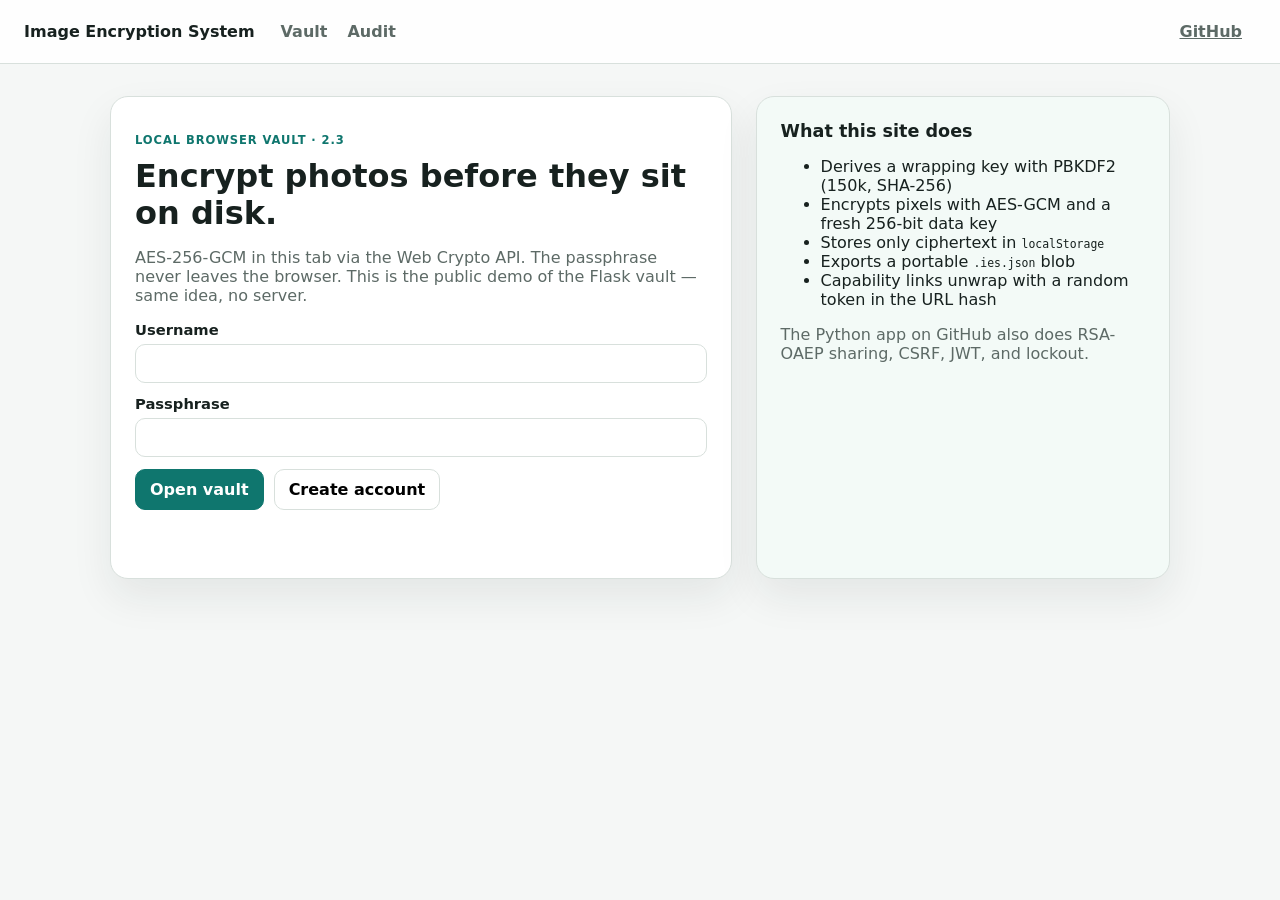
<file: index.html>
<!doctype html>
<html lang="en">
  <head>
    <meta charset="utf-8">
    <meta name="viewport" content="width=device-width, initial-scale=1">
    <title>Image Encryption System</title>
    <meta name="description" content="Browser AES-256-GCM image vault. Ciphertext only — keys never leave this tab.">
    <link rel="stylesheet" href="./styles.css">
  </head>
  <body>
    <header class="topbar">
      <a class="brand" href="./">Image Encryption System</a>
      <nav class="nav" id="nav-authed" hidden>
        <button class="linkish" data-view="vault">Vault</button>
        <button class="linkish" data-view="audit">Audit</button>
      </nav>
      <div class="top-actions">
        <span class="who" id="who"></span>
        <button class="btn ghost" id="btn-signout" hidden>Sign out</button>
        <a class="btn ghost" href="https://github.com/Sebby1770/image-encryption-system">GitHub</a>
      </div>
    </header>

    <main class="shell">
      <section id="view-auth" class="auth-grid">
        <div class="panel">
          <p class="eyebrow">Local browser vault · 2.3</p>
          <h1>Encrypt photos before they sit on disk.</h1>
          <p class="lede">
            AES-256-GCM in this tab via the Web Crypto API. The passphrase never
            leaves the browser. This is the public demo of the Flask vault —
            same idea, no server.
          </p>
          <form id="form-auth" class="stack">
            <label>Username <input name="username" autocomplete="username" required></label>
            <label>Passphrase <input name="passphrase" type="password" autocomplete="current-password" minlength="8" required></label>
            <div class="row">
              <button class="btn primary" type="submit">Open vault</button>
              <button class="btn" type="button" id="btn-register">Create account</button>
            </div>
            <p class="hint" id="auth-msg"></p>
          </form>
        </div>
        <aside class="panel muted-panel">
          <h2>What this site does</h2>
          <ul>
            <li>Derives a wrapping key with PBKDF2 (150k, SHA-256)</li>
            <li>Encrypts pixels with AES-GCM and a fresh 256-bit data key</li>
            <li>Stores only ciphertext in <code>localStorage</code></li>
            <li>Exports a portable <code>.ies.json</code> blob</li>
            <li>Capability links unwrap with a random token in the URL hash</li>
          </ul>
          <p class="hint">The Python app on GitHub also does RSA-OAEP sharing, CSRF, JWT, and lockout.</p>
        </aside>
      </section>

      <section id="view-vault" hidden>
        <div class="hero-row">
          <div>
            <h1>Encrypted image vault</h1>
            <p>Upload a photo, wrap the data key with your passphrase, keep only ciphertext.</p>
          </div>
          <div class="metrics">
            <div class="metric"><strong id="m-count">0</strong><span>images</span></div>
            <div class="metric"><strong id="m-fav">0</strong><span>favorites</span></div>
          </div>
        </div>
        <div class="workspace">
          <form id="form-encrypt" class="panel stack">
            <h2>Encrypt image</h2>
            <label>Image file <input name="image" type="file" accept="image/*" required></label>
            <label>Notes <input name="notes" placeholder="Optional (stored unencrypted)"></label>
            <label class="check"><input name="favorite" type="checkbox"> Favorite</label>
            <button class="btn primary" type="submit">Encrypt and store</button>
            <p class="hint" id="enc-msg"></p>
          </form>
          <div>
            <div class="filter-row">
              <input id="filter-q" type="search" placeholder="Filter by name or notes">
              <label class="check"><input id="filter-fav" type="checkbox"> Favorites</label>
            </div>
            <div id="asset-list" class="asset-list"></div>
          </div>
        </div>
      </section>

      <section id="view-audit" hidden>
        <h1>Audit log</h1>
        <p>This tab only. Nothing is sent to GitHub Pages.</p>
        <div class="table-wrap">
          <table>
            <thead><tr><th>When</th><th>Action</th><th>File</th></tr></thead>
            <tbody id="audit-body"></tbody>
          </table>
        </div>
      </section>

      <section id="view-link" hidden>
        <div class="panel">
          <h1 id="link-title">Shared image</h1>
          <p id="link-meta" class="lede"></p>
          <button class="btn primary" id="btn-link-decrypt">Decrypt and download</button>
          <p class="hint" id="link-msg"></p>
        </div>
      </section>
    </main>

    <dialog id="preview-modal" class="modal">
      <form method="dialog">
        <img id="preview-img" alt="Decrypted preview">
        <p id="preview-name"></p>
        <button class="btn">Close</button>
      </form>
    </dialog>

    <script src="./app.js"></script>
  </body>
</html>
</file>
<file: styles.css>
:root {
  color-scheme: light;
  --bg: #f5f7f6;
  --panel: #fff;
  --ink: #17211f;
  --muted: #5d6a66;
  --line: #d8e0dc;
  --accent: #0f766e;
  --accent-strong: #115e59;
  --mint: #d9f4ec;
  --red: #b42318;
  --shadow: 0 18px 40px rgba(28, 44, 40, 0.08);
}
* { box-sizing: border-box; }
body {
  margin: 0;
  background: var(--bg);
  color: var(--ink);
  font-family: Inter, ui-sans-serif, system-ui, -apple-system, sans-serif;
}
a { color: var(--accent-strong); }
.topbar {
  position: sticky; top: 0; z-index: 10;
  display: flex; align-items: center; gap: 20px;
  min-height: 64px; padding: 0 24px;
  background: rgba(255,255,255,0.92);
  border-bottom: 1px solid var(--line);
}
.brand { font-weight: 800; text-decoration: none; color: var(--ink); }
.nav { display: flex; gap: 8px; flex: 1; }
.top-actions { display: flex; align-items: center; gap: 10px; }
.who { color: var(--muted); font-size: 0.92rem; }
.shell { max-width: 1100px; margin: 0 auto; padding: 32px 20px 64px; }
.auth-grid, .workspace { display: grid; gap: 24px; }
@media (min-width: 860px) {
  .auth-grid { grid-template-columns: 1.2fr 0.8fr; }
  .workspace { grid-template-columns: 320px 1fr; }
}
.panel {
  background: var(--panel);
  border: 1px solid var(--line);
  border-radius: 18px;
  padding: 24px;
  box-shadow: var(--shadow);
}
.muted-panel { background: #f3faf7; }
.eyebrow { letter-spacing: 0.08em; text-transform: uppercase; font-size: 0.72rem; color: var(--accent); font-weight: 700; }
h1 { margin: 8px 0 12px; font-size: 2rem; line-height: 1.15; }
h2 { margin: 0 0 12px; font-size: 1.1rem; }
.lede, .hint { color: var(--muted); }
.stack { display: grid; gap: 12px; }
label { display: grid; gap: 6px; font-weight: 600; font-size: 0.92rem; }
input[type="text"], input[type="password"], input[type="search"], input[type="file"], input:not([type]) {
  width: 100%; padding: 10px 12px; border: 1px solid var(--line); border-radius: 10px; font: inherit;
}
.row { display: flex; gap: 10px; flex-wrap: wrap; }
.btn {
  border: 1px solid var(--line);
  background: #fff;
  border-radius: 10px;
  padding: 10px 14px;
  font: inherit;
  font-weight: 700;
  cursor: pointer;
}
.btn.primary { background: var(--accent); border-color: var(--accent); color: #fff; }
.btn.danger { background: #fff4f3; border-color: #f0c2be; color: var(--red); }
.btn.ghost, .linkish {
  background: transparent; border: 0; font: inherit; font-weight: 700; color: var(--muted); cursor: pointer;
}
.linkish:hover, .btn.ghost:hover { color: var(--accent-strong); }
.check { display: flex; align-items: center; gap: 8px; font-weight: 600; }
.hero-row { display: flex; justify-content: space-between; gap: 16px; flex-wrap: wrap; margin-bottom: 20px; }
.metrics { display: flex; gap: 12px; }
.metric { background: var(--panel); border: 1px solid var(--line); border-radius: 14px; padding: 12px 16px; min-width: 88px; }
.metric strong { display: block; font-size: 1.4rem; }
.metric span { color: var(--muted); font-size: 0.8rem; }
.filter-row { display: flex; gap: 12px; align-items: center; margin-bottom: 12px; }
.asset-list { display: grid; gap: 12px; }
.card {
  background: var(--panel); border: 1px solid var(--line); border-radius: 16px; padding: 16px;
  display: flex; justify-content: space-between; gap: 12px; flex-wrap: wrap;
}
.card h3 { margin: 0 0 4px; }
.card p { margin: 0; color: var(--muted); font-size: 0.9rem; }
.actions { display: flex; gap: 8px; flex-wrap: wrap; align-items: center; }
.table-wrap { overflow: auto; background: var(--panel); border: 1px solid var(--line); border-radius: 16px; }
table { width: 100%; border-collapse: collapse; }
th, td { text-align: left; padding: 10px 14px; border-bottom: 1px solid var(--line); }
.modal { border: 0; border-radius: 16px; padding: 20px; max-width: min(92vw, 640px); }
.modal img { max-width: 100%; border-radius: 12px; }
.flash { color: var(--red); }
code { font-size: 0.88em; }
</file>
